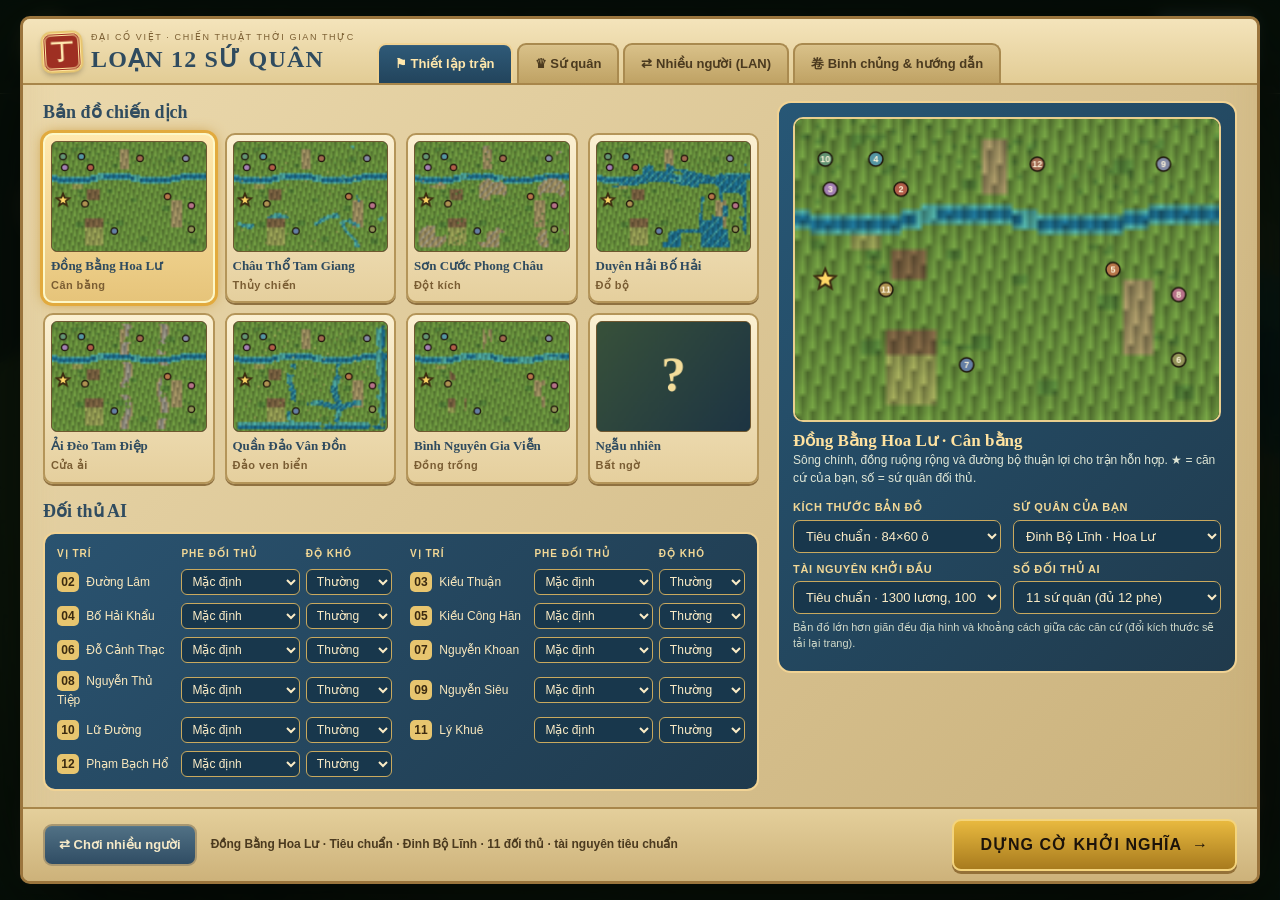
<file: index.html>
<!doctype html>
<html lang="vi"><head><meta charset="utf-8"><meta name="viewport" content="width=device-width, initial-scale=1"><title>Loạn 12 Sứ Quân · Cờ Lau Dựng Nước</title><link rel="stylesheet" href="style.css"><link rel="stylesheet" href="progression.css"><link rel="stylesheet" href="hybrid.css"><link rel="stylesheet" href="kingdom.css"><link rel="stylesheet" href="multiplayer.css"><link rel="stylesheet" href="interface-v2.css"><link rel="stylesheet" href="cinematic-ui.css"><link rel="stylesheet" href="menu.css"></head>
<body class="panel-hidden">
<header><div class="brand"><span class="seal">丁</span><div><small>ĐẠI CỒ VIỆT · CHIẾN THUẬT THỜI GIAN THỰC</small><h1>LOẠN 12 SỨ QUÂN</h1></div></div><div id="resources"></div><div class="header-actions"><button id="pause" title="Tạm dừng"><span>Ⅱ</span></button><button id="handbookButton"><span class="button-glyph">卷</span>Binh thư</button><button id="help"><span class="button-glyph">?</span>Hướng dẫn</button></div></header>
<main><section id="battle"><canvas id="map" aria-label="Bản đồ chiến trường tương tác"></canvas><div class="map-heading"><span class="eyebrow">CHIẾN DỊCH 01</span><h2>Cờ lau dựng nước</h2><p>Hoa Lư · Đồng bằng sông Hồng</p></div><div id="toast" role="status"></div><div class="map-bottom"><div class="utility-dock"><button id="home" title="Về căn cứ"><span>⌂</span><small>Căn cứ</small></button><button id="mapHandbook" title="Mở binh thư"><span>▤</span><small>Binh thư</small></button><button id="mapBuild" title="Mở bảng kiến thiết"><span>▦</span><small>Kiến thiết</small></button><button id="togglePanel" title="Mở bảng quân lệnh" aria-pressed="false"><span>⚙</span><small>Bảng lệnh</small></button></div><span id="selectionHint">Kéo chuột để chọn quân · Chuột phải để ra lệnh</span><div class="command-dock"><button id="selectArmy"><span>⚔</span><small>Toàn quân</small></button><button id="attackMove"><span>➤</span><small>Tiến công</small><kbd>A</kbd></button></div></div></section>
<aside><button id="closePanel" title="Đóng bảng lệnh">×</button><div class="campaign-head"><span class="eyebrow">THỐNG NHẤT SƠN HÀ</span><b id="progress">1 / 12</b></div><div class="progress-track"><i id="progressBar"></i></div><div id="population"></div><div class="panel-tabs"><button id="armyPanel">Quân lệnh</button><button id="buildPanel">Kiến thiết</button></div><div id="lords"></div><section class="details"><div class="section-title">QUÂN LỆNH <span id="clock">00:00</span></div><div id="details"></div></section><canvas id="minimap" width="272" height="168" aria-label="Bản đồ nhỏ"></canvas><div class="legend"><span>● Hoa Lư</span><span>● Chưa quy phục</span><span>● Đồng minh</span></div></aside></main>
<footer><span><i class="live"></i> BẢN DEMO CHƠI ĐƯỢC · ĐỒ HỌA CANVAS</span><span id="status">Đang tập hợp quân tại Hoa Lư</span><span>WASD: camera · Lăn chuột: phóng to · P: dừng</span></footer>
<dialog id="intro"><span class="eyebrow">MỘT THỜI LOẠN LẠC. MỘT NGỌN CỜ.</span><h2>Cờ lau dựng nước</h2><p>Từ Hoa Lư, tập hợp quân đội, vượt sông và thu phục các sứ quân. Mỗi căn cứ thất thủ là một lựa chọn: chiêu hàng để mở binh chủng, hoặc trảm tướng để lấy chiến lợi phẩm.</p><div class="instructions"><div><b>01 / Tập hợp</b><p>Kéo chuột trái chọn quân. Shift để chọn thêm. Chuột phải lên đất để đi, lên địch để đánh.</p></div><div><b>02 / Kiến thiết</b><p>Chọn công trình, nâng cấp và tuyển quân. Soái Phủ giới hạn 2 Tướng, kể cả hàng chờ.</p></div><div><b>03 / Chinh phục</b><p>Thu phục Đường Lâm mở Nỏ Liên Châu. Kiều Thuận mở Chiến Tượng. Bố Hải Khẩu mở Trần Lãm.</p></div></div><p class="note">Đây là bản mô phỏng giả tưởng lấy cảm hứng lịch sử. Chỉ số còn thử nghiệm; không phải tái dựng lịch sử.</p><button id="start" class="primary">DỰNG CỜ KHỞI NGHĨA <span>→</span></button></dialog>
<dialog id="conquest"><span class="eyebrow">MỘT THẾ LỰC ĐÃ THẤT THỦ</span><h2 id="conquestTitle"></h2><p id="conquestText"></p><div class="choices"><button id="recruitLord"><b>THU PHỤC CHIÊU HÀNG</b><span>Mở khóa quân độc quyền.<br>Nhận 70% sản lượng của căn cứ.</span></button><button id="executeLord"><b>TRẢM TƯỚNG</b><span>Nhận 1000 Lương + 600 Vàng.<br>6 dân chuyển thành phu đào đá.</span></button></div></dialog>
<dialog id="ending"><span class="eyebrow">CHIẾN DỊCH KHÉP LẠI</span><h2 id="endingTitle"></h2><p id="endingText"></p><button id="restart" class="primary">CHƠI LẠI</button></dialog>
<dialog id="handbook"><div class="book-head"><div><span class="eyebrow">PHÁT TRIỂN LÃNH ĐỊA · BẢN CÂN BẰNG THỬ NGHIỆM</span><h2>Binh thư Hoa Lư</h2></div><button id="closeBook">Trở lại trận</button></div><div id="bookContent"></div></dialog>
<script src="boot.js"></script><script src="core.js"></script><script src="progression.js"></script><script src="economy.js"></script><script src="tactics.js"></script><script src="factions.js"></script><script src="ai.js"></script><script src="maps.js"></script><script src="warlords.js"></script><script src="walls.js"></script><script src="navy.js"></script><script src="setup.js"></script><script src="controls.js"></script><script src="iso-art.js"></script><script src="terrain25d.js"></script><script src="unit-sprites.js"></script><script src="vehicle-sprites.js"></script><script src="fort-art.js"></script><script src="fx.js"></script><script src="game.js"></script><script src="upgrade.js"></script><script src="input.js"></script><script src="kingdom-ui.js"></script><script src="multiplayer.js"></script><script src="warlords-ui.js"></script><script src="menu.js"></script></body></html>
</file>
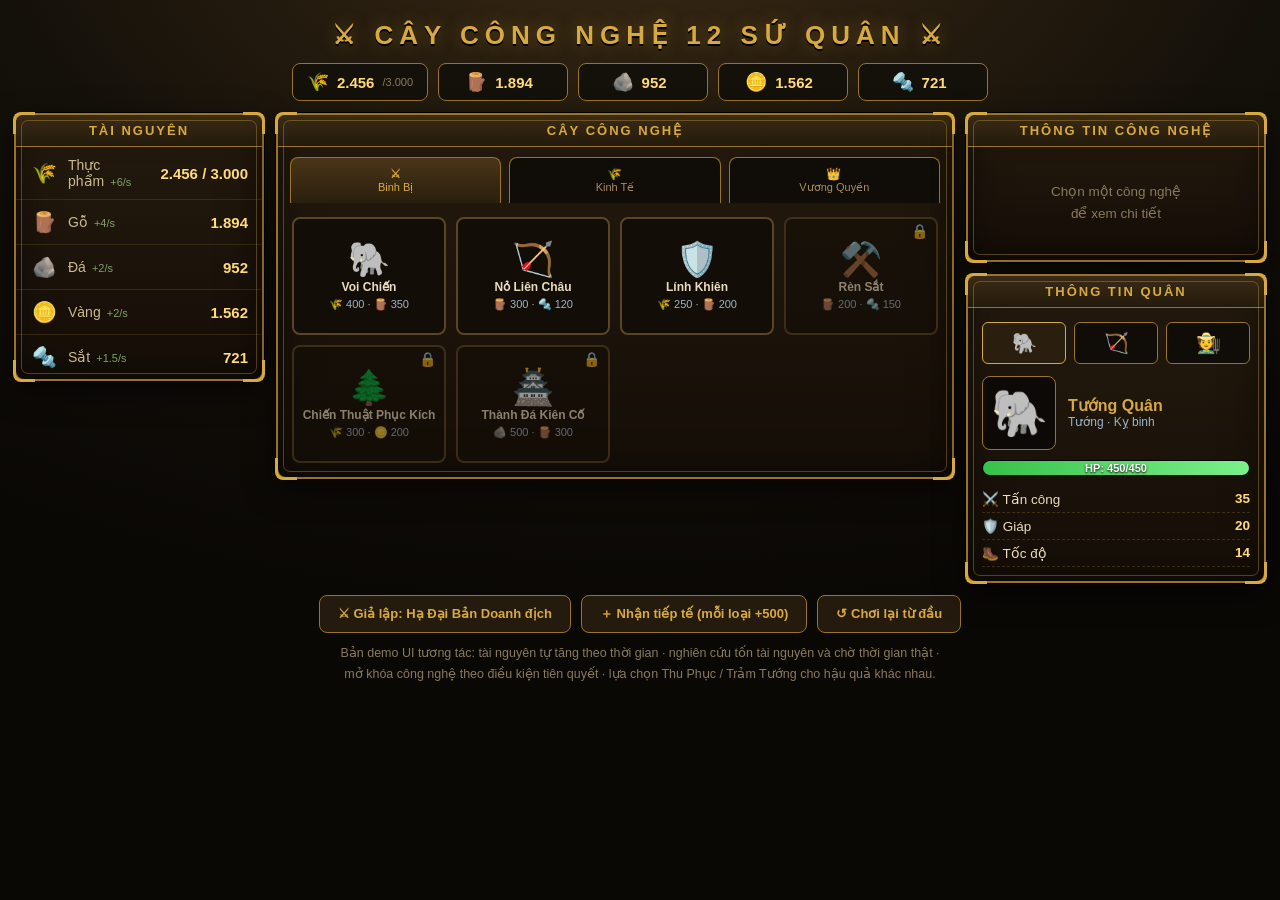
<file: cong-nghe.html>
<!DOCTYPE html>
<html lang="vi">
<head>
<meta charset="UTF-8">
<meta name="viewport" content="width=device-width, initial-scale=1">
<title>Cây Công Nghệ 12 Sứ Quân · Demo UI</title>
<style>
  * { margin:0; padding:0; box-sizing:border-box; }
  :root{
    --gold:#d8a93f; --gold-d:#9a7326; --wood:#1c130b; --wood2:#2a1d11;
    --panel:#17100a; --red:#c0392b; --green:#2e9e63; --blue:#2f7fd0;
  }
  body{
    font-family:'Segoe UI',Arial,sans-serif; color:#e9dcc0; min-height:100vh;
    background:#0d0a06 url('') ; background:radial-gradient(1200px 700px at 50% -10%, #3a2a14 0%, #14100a 55%, #0a0805 100%);
    padding:14px; overflow-x:hidden;
  }
  /* ===== khung gỗ vàng kiểu cung đình ===== */
  .frame{
    background:linear-gradient(180deg,#241a0e,#150e07);
    border:2px solid var(--gold-d); border-radius:10px; position:relative;
    box-shadow:0 0 0 1px #000, 0 10px 30px rgba(0,0,0,.6), inset 0 0 40px rgba(0,0,0,.5);
  }
  .frame::before{content:'';position:absolute;inset:5px;border:1px solid rgba(216,169,63,.35);border-radius:7px;pointer-events:none;}
  .corner{position:absolute;width:22px;height:22px;border:3px solid var(--gold);z-index:2;}
  .c-tl{top:-3px;left:-3px;border-right:0;border-bottom:0;border-radius:8px 0 0 0;}
  .c-tr{top:-3px;right:-3px;border-left:0;border-bottom:0;border-radius:0 8px 0 0;}
  .c-bl{bottom:-3px;left:-3px;border-right:0;border-top:0;border-radius:0 0 0 8px;}
  .c-br{bottom:-3px;right:-3px;border-left:0;border-top:0;border-radius:0 0 8px 0;}
  h1.title{
    text-align:center; font-size:26px; letter-spacing:6px; color:var(--gold);
    text-shadow:0 2px 0 #000, 0 0 18px rgba(216,169,63,.35); margin:6px 0 12px;
  }
  /* ===== thanh tài nguyên trên ===== */
  #topbar{display:flex;gap:10px;justify-content:center;flex-wrap:wrap;margin-bottom:12px;}
  .res-chip{display:flex;align-items:center;gap:8px;background:#14100a;border:1px solid var(--gold-d);
    border-radius:8px;padding:7px 14px;font-size:14px;min-width:130px;justify-content:center;}
  .res-chip b{color:#ffd97a;font-size:15px;}
  .res-chip .ic{font-size:18px;}
  /* ===== bố cục chính ===== */
  #layout{display:grid;grid-template-columns:250px 1fr 300px;gap:12px;max-width:1460px;margin:0 auto;align-items:start;}
  @media(max-width:1100px){#layout{grid-template-columns:1fr;}}
  .panel-title{background:linear-gradient(180deg,#3a2b15,#241a0c);color:var(--gold);text-align:center;
    font-size:13px;letter-spacing:2px;padding:8px;border-bottom:1px solid var(--gold-d);border-radius:8px 8px 0 0;font-weight:700;}
  /* ===== bảng tài nguyên trái ===== */
  .res-row{display:flex;align-items:center;gap:10px;padding:10px 14px;border-bottom:1px solid rgba(216,169,63,.15);font-size:14px;}
  .res-row:last-child{border-bottom:0;}
  .res-row .ic{font-size:20px;width:28px;text-align:center;}
  .res-row .nm{flex:1;color:#cbb98f;}
  .res-row b{color:#ffd97a;font-size:15px;}
  .res-rate{font-size:11px;color:#7fa36a;margin-left:6px;}
  /* ===== cây công nghệ giữa ===== */
  .tabs{display:flex;gap:8px;padding:10px 12px 0;}
  .tab{flex:1;text-align:center;padding:9px 4px;cursor:pointer;border:1px solid var(--gold-d);border-bottom:0;border-radius:8px 8px 0 0;
    background:#100c07;color:#a68d5f;font-size:12px;letter-spacing:1px;font-weight:700;}
  .tab small{display:block;font-size:11px;font-weight:400;letter-spacing:0;}
  .tab.active{background:linear-gradient(180deg,#4a3517,#2a1f0e);color:var(--gold);}
  #techGrid{display:grid;grid-template-columns:repeat(auto-fill,minmax(128px,1fr));gap:10px;padding:14px;}
  .tech{border:2px solid #5a4526;border-radius:8px;background:#120d07;padding:8px 6px;text-align:center;cursor:pointer;position:relative;min-height:118px;
    display:flex;flex-direction:column;align-items:center;justify-content:center;gap:4px;transition:transform .12s;}
  .tech:hover{transform:translateY(-2px);}
  .tech .tic{font-size:34px;line-height:1;}
  .tech .tnm{font-size:12px;font-weight:700;color:#e9dcc0;}
  .tech .tcost{font-size:11px;color:#9db3c8;}
  .tech.done{border-color:var(--green);box-shadow:0 0 12px rgba(46,158,99,.45);}
  .tech.done::after{content:'✔';position:absolute;top:4px;right:8px;color:var(--green);font-weight:800;font-size:16px;}
  .tech.researching{border-color:var(--blue);box-shadow:0 0 12px rgba(47,127,208,.5);}
  .tech.locked{opacity:.55;cursor:not-allowed;}
  .tech.locked::after{content:'🔒';position:absolute;top:4px;right:8px;font-size:14px;}
  .tech.selected{outline:2px solid var(--gold);}
  .prog{width:90%;height:8px;background:#000;border:1px solid #555;border-radius:4px;overflow:hidden;margin-top:2px;}
  .prog i{display:block;height:100%;background:linear-gradient(90deg,#2f7fd0,#6db3ff);width:0%;}
  .ptime{font-size:11px;color:#9db3c8;}
  /* ===== panel phải: thông tin công nghệ ===== */
  #infoBody{padding:14px;font-size:13.5px;line-height:1.65;}
  #infoBody .big-ic{font-size:44px;text-align:center;margin-bottom:6px;}
  #infoBody h3{color:var(--gold);text-align:center;font-size:17px;margin-bottom:2px;}
  #infoBody .lvl{text-align:center;color:#9db3c8;font-size:12px;margin-bottom:10px;}
  .eff{color:#7fd08a;} .cost{color:#ffd97a;} .req{color:#e08a8a;}
  .btn{display:block;width:100%;margin-top:12px;padding:12px;border:0;border-radius:8px;cursor:pointer;
    font-size:15px;font-weight:800;letter-spacing:2px;color:#fff;}
  .btn-gold{background:linear-gradient(180deg,#e8b93f,#a87b1e);text-shadow:0 1px 2px #000;}
  .btn-gold:disabled{background:#4a4238;color:#999;cursor:not-allowed;text-shadow:none;}
  .btn-green{background:linear-gradient(180deg,#3fae6c,#247a44);}
  .btn-red{background:linear-gradient(180deg,#d0533f,#8e2f20);}
  /* ===== bảng thông tin quân ===== */
  #unitBody{padding:14px;}
  .unit-pick{display:flex;gap:8px;margin-bottom:12px;}
  .unit-pick button{flex:1;padding:8px 4px;background:#100c07;border:1px solid var(--gold-d);border-radius:6px;color:#e9dcc0;cursor:pointer;font-size:20px;}
  .unit-pick button.active{border-color:var(--gold);background:#2a1f0e;}
  .u-card{display:flex;gap:12px;align-items:center;margin-bottom:10px;}
  .u-face{font-size:46px;background:#0c0906;border:1px solid var(--gold-d);border-radius:8px;width:74px;height:74px;display:flex;align-items:center;justify-content:center;}
  .u-name{font-size:16px;font-weight:800;color:var(--gold);}
  .u-type{font-size:12px;color:#9db3c8;}
  .hpbar{height:16px;background:#300;border:1px solid #000;border-radius:8px;overflow:hidden;margin:8px 0 10px;position:relative;}
  .hpbar i{display:block;height:100%;background:linear-gradient(90deg,#37c24a,#7bf08a);}
  .hpbar span{position:absolute;inset:0;text-align:center;font-size:11px;line-height:15px;color:#fff;text-shadow:0 1px 2px #000;font-weight:700;}
  .stat{display:flex;gap:8px;align-items:center;padding:5px 0;font-size:13.5px;border-bottom:1px dashed rgba(216,169,63,.2);}
  .stat b{color:#ffd97a;margin-left:auto;}
  /* ===== dialog sụp đổ ===== */
  #conquestWrap{position:fixed;inset:0;background:rgba(0,0,0,.72);display:none;align-items:center;justify-content:center;z-index:50;padding:16px;}
  #conquestWrap.show{display:flex;}
  #conquest{max-width:560px;width:100%;text-align:center;padding:30px 26px;border:3px solid #e33;box-shadow:0 0 40px rgba(230,40,40,.5), inset 0 0 40px rgba(0,0,0,.6);}
  #conquest h2{color:#ff5a4a;font-size:30px;letter-spacing:4px;margin-bottom:12px;text-shadow:0 0 16px rgba(255,60,40,.7);}
  #conquest p{font-size:15px;line-height:1.7;margin-bottom:20px;color:#f0e2c4;}
  .cq-btns{display:flex;gap:14px;justify-content:center;flex-wrap:wrap;}
  .cq-btns .btn{width:auto;padding:13px 30px;}
  /* ===== toast + log ===== */
  #toast{position:fixed;bottom:18px;left:50%;transform:translateX(-50%);background:#14100a;border:1px solid var(--gold);
    color:#ffe9a8;padding:10px 22px;border-radius:8px;display:none;z-index:60;font-size:14px;box-shadow:0 6px 20px rgba(0,0,0,.6);}
  #demoBar{max-width:1460px;margin:12px auto 0;display:flex;gap:10px;flex-wrap:wrap;justify-content:center;}
  #demoBar button{background:#241a0e;border:1px solid var(--gold-d);color:var(--gold);border-radius:8px;padding:9px 18px;cursor:pointer;font-size:13px;font-weight:700;}
  #demoBar button:hover{background:#33240f;}
  .note{max-width:1460px;margin:10px auto 0;text-align:center;color:#8a7a5c;font-size:12.5px;line-height:1.7;}
</style>
</head>
<body>
<h1 class="title">⚔ CÂY CÔNG NGHỆ 12 SỨ QUÂN ⚔</h1>

<div id="topbar"></div>

<div id="layout">
  <!-- bảng tài nguyên -->
  <div class="frame"><span class="corner c-tl"></span><span class="corner c-tr"></span><span class="corner c-bl"></span><span class="corner c-br"></span>
    <div class="panel-title">TÀI NGUYÊN</div>
    <div id="resPanel"></div>
  </div>

  <!-- cây công nghệ -->
  <div class="frame"><span class="corner c-tl"></span><span class="corner c-tr"></span><span class="corner c-bl"></span><span class="corner c-br"></span>
    <div class="panel-title">CÂY CÔNG NGHỆ</div>
    <div class="tabs" id="tabs"></div>
    <div id="techGrid"></div>
  </div>

  <!-- cột phải: thông tin công nghệ + thông tin quân -->
  <div style="display:flex;flex-direction:column;gap:12px;">
    <div class="frame"><span class="corner c-tl"></span><span class="corner c-tr"></span><span class="corner c-bl"></span><span class="corner c-br"></span>
      <div class="panel-title">THÔNG TIN CÔNG NGHỆ</div>
      <div id="infoBody"><p style="color:#8a7a5c;text-align:center;padding:20px 0;">Chọn một công nghệ<br>để xem chi tiết</p></div>
    </div>
    <div class="frame"><span class="corner c-tl"></span><span class="corner c-tr"></span><span class="corner c-bl"></span><span class="corner c-br"></span>
      <div class="panel-title">THÔNG TIN QUÂN</div>
      <div id="unitBody"></div>
    </div>
  </div>
</div>

<div id="demoBar">
  <button id="btnConquest">⚔ Giả lập: Hạ Đại Bản Doanh địch</button>
  <button id="btnBonus">＋ Nhận tiếp tế (mỗi loại +500)</button>
  <button id="btnReset">↺ Chơi lại từ đầu</button>
</div>
<p class="note">Bản demo UI tương tác: tài nguyên tự tăng theo thời gian · nghiên cứu tốn tài nguyên và chờ thời gian thật ·<br>
mở khóa công nghệ theo điều kiện tiên quyết · lựa chọn Thu Phục / Trảm Tướng cho hậu quả khác nhau.</p>

<!-- dialog sụp đổ -->
<div id="conquestWrap">
  <div id="conquest" class="frame">
    <h2>ĐẠI BẢN DOANH SỤP ĐỔ</h2>
    <p id="cqText">Đại bản doanh của <b style="color:#ffd97a">Kiều Thuận</b> đã bị phá hủy!<br>Bạn muốn xử lý Tướng địch thế nào?</p>
    <div class="cq-btns">
      <button class="btn btn-green" id="btnRecruit">THU PHỤC</button>
      <button class="btn btn-red" id="btnExecute">TRẢM TƯỚNG</button>
    </div>
    <p style="font-size:12px;color:#9a8a6a;margin:14px 0 0;" id="cqHint"></p>
  </div>
</div>
<div id="toast"></div>

<script>
"use strict";
/* ================= DỮ LIỆU ================= */
const RES = [
  {id:'food', name:'Thực phẩm', ic:'🌾', max:3000},
  {id:'wood', name:'Gỗ', ic:'🪵'},
  {id:'stone',name:'Đá', ic:'🪨'},
  {id:'gold', name:'Vàng', ic:'🪙'},
  {id:'iron', name:'Sắt', ic:'🔩'},
];
const TECHS = [
  // Binh bị
  {id:'voi', tab:'mil', name:'Voi Chiến', ic:'🐘', cost:{food:400,wood:350}, time:150, req:null,
   desc:'Thuần dưỡng voi chiến Đằng Châu.', eff:['+25% máu Voi Chiến','Mở khóa: Voi Chiến']},
  {id:'no-lien-chau', tab:'mil', name:'Nỏ Liên Châu', ic:'🏹', cost:{wood:300,iron:120}, time:120, req:null,
   desc:'Nỏ bắn nhiều tên liên tiếp của Cổ Loa.', eff:['Nỏ thủ +2 tấn công','Mở khóa: Nỏ Liên Châu']},
  {id:'linh-khien', tab:'mil', name:'Lính Khiên', ic:'🛡️', cost:{food:250,wood:200}, time:90, req:null,
   desc:'Đội hình khiên vững chắc.', eff:['Bộ binh +3 giáp']},
  {id:'ren-sat', tab:'mil', name:'Rèn Sắt', ic:'⚒️', cost:{wood:200,iron:150}, time:100, req:['linh-khien'],
   desc:'Lò rèn đúc vũ khí sắt.', eff:['Toàn quân +2 tấn công']},
  {id:'phuc-kich', tab:'mil', name:'Chiến Thuật Phục Kích', ic:'🌲', cost:{food:300,gold:200}, time:110, req:['ren-sat'],
   desc:'Phục kích trong rừng rậm.', eff:['+20% sát thương khi phục kích']},
  {id:'thanh-da', tab:'mil', name:'Thành Đá Kiên Cố', ic:'🏯', cost:{stone:500,wood:300}, time:180, req:['ren-sat'],
   desc:'Tường thành đá ong vững chãi.', eff:['Công trình +40% máu']},
  // Kinh tế
  {id:'thuyen-tre', tab:'eco', name:'Thuyền Tre', ic:'🛶', cost:{food:400,wood:350,stone:150,gold:200,iron:80}, time:150, req:null,
   desc:'Cải tiến khả năng di chuyển và sức tải cho thuyền tre trên sông nước.', eff:['+15% Tốc độ di chuyển','+25% Sức tải hàng']},
  {id:'don-dien', tab:'eco', name:'Đồn Điền', ic:'🌱', cost:{food:200,wood:250}, time:80, req:null,
   desc:'Khai hoang lập đồn điền.', eff:['+30% tốc độ thu Thực phẩm']},
  {id:'thue-gao', tab:'eco', name:'Thuế Gạo', ic:'🧺', cost:{gold:300}, time:70, req:['don-dien'],
   desc:'Chế độ thuế thóc gạo.', eff:['+200 Thực phẩm mỗi phút']},
  {id:'khai-mo', tab:'eco', name:'Khai Mỏ', ic:'⛏️', cost:{food:250,wood:200}, time:90, req:null,
   desc:'Mở hầm mỏ khai thác.', eff:['+30% tốc độ thu Đá, Vàng, Sắt']},
  // Vương quyền
  {id:'vuong-uy', tab:'roy', name:'Vương Uy', ic:'👑', cost:{gold:500,food:400}, time:160, req:null,
   desc:'Uy danh thiên tử.', eff:['Quân địch -10% sĩ khí']},
  {id:'chieu-hien', tab:'roy', name:'Chiêu Hiền Đãi Sĩ', ic:'📜', cost:{gold:350,food:300}, time:120, req:['vuong-uy'],
   desc:'Mở khoa thi, trọng dụng hiền tài.', eff:['Tướng thu phục +1 cấp sao']},
];
const TABS = {mil:['⚔','Binh Bị'], eco:['🌾','Kinh Tế'], roy:['👑','Vương Quyền']};
const UNITS = [
  {name:'Tướng Quân', type:'Tướng · Kỵ binh', ic:'🐘', hp:450, maxhp:450, atk:35, armor:20, spd:14},
  {name:'Nỏ Thủ Liên Châu', type:'Tầm xa · Bộ binh', ic:'🏹', hp:120, maxhp:120, atk:22, armor:4, spd:11},
  {name:'Dân Phu', type:'Kinh tế', ic:'🧑‍🌾', hp:60, maxhp:60, atk:3, armor:0, spd:12},
];
const LORDS = ['Kiều Thuận','Nguyễn Khoan','Trần Lãm','Đỗ Cảnh Thạc','Lê Hoàn'];

/* ================= TRẠNG THÁI ================= */
let S;
function newState(){
  const techs = {};
  TECHS.forEach(t => techs[t.id] = {status: t.req ? 'locked' : 'available', prog:0});
  return {
    res:{food:2450, wood:1890, stone:950, gold:1560, iron:720},
    rate:{food:6, wood:4, stone:2, gold:2, iron:1.5},
    techs, selTech:null, tab:'mil', unit:0,
    recruited:[], executed:0, kills:0,
  };
}
function load(){ try{ const s = JSON.parse(localStorage.getItem('loan12_techdemo')); if(s && s.res) return s; }catch(e){} return newState(); }
function save(){ localStorage.setItem('loan12_techdemo', JSON.stringify(S)); }
S = load();

/* ================= TIỆN ÍCH ================= */
const $ = id => document.getElementById(id);
const fmt = n => Math.floor(n).toLocaleString('vi-VN');
const mmss = s => `${String(Math.floor(s/60)).padStart(2,'0')}:${String(Math.floor(s%60)).padStart(2,'0')}`;
let toastT=null;
function toast(msg){ const t=$('toast'); t.textContent=msg; t.style.display='block'; clearTimeout(toastT); toastT=setTimeout(()=>t.style.display='none',2600); }
function costText(c){ return Object.entries(c).map(([k,v])=>`${RES.find(r=>r.id===k).ic} ${fmt(v)}`).join(' · '); }
function canAfford(c){ return Object.entries(c).every(([k,v])=>S.res[k]>=v); }
function payCost(c){ Object.entries(c).forEach(([k,v])=>{ S.res[k]=Math.max(0,S.res[k]-v); }); }

/* ================= VẼ UI ================= */
function drawTop(){
  $('topbar').innerHTML = RES.map(r=>`<div class="res-chip"><span class="ic">${r.ic}</span><b>${fmt(S.res[r.id])}</b><span style="color:#8a7a5c;font-size:11px">${r.max?'/'+fmt(r.max):''}</span></div>`).join('');
}
function drawResPanel(){
  $('resPanel').innerHTML = RES.map(r=>`<div class="res-row"><span class="ic">${r.ic}</span><span class="nm">${r.name}<span class="res-rate">+${S.rate[r.id]}/s</span></span><b>${fmt(S.res[r.id])}${r.max?' / '+fmt(r.max):''}</b></div>`).join('');
}
function drawTabs(){
  $('tabs').innerHTML = Object.entries(TABS).map(([k,[ic,nm]])=>`<div class="tab ${S.tab===k?'active':''}" data-tab="${k}">${ic}<small>${nm}</small></div>`).join('');
  document.querySelectorAll('.tab').forEach(el=>el.onclick=()=>{S.tab=el.dataset.tab;S.selTech=null;draw();save();});
}
function techById(id){ return TECHS.find(t=>t.id===id); }
function drawGrid(){
  const g = $('techGrid');
  g.innerHTML = TECHS.filter(t=>t.tab===S.tab).map(t=>{
    const st = S.techs[t.id];
    let extra='';
    if(st.status==='researching') extra=`<div class="prog"><i style="width:${st.prog}%"></i></div><div class="ptime">${mmss(st.left)} · ${Math.floor(st.prog)}%</div>`;
    else extra=`<div class="tcost">${costText(t.cost)}</div>`;
    return `<div class="tech ${st.status} ${S.selTech===t.id?'selected':''}" data-id="${t.id}">
      <div class="tic">${t.ic}</div><div class="tnm">${t.name}</div>${extra}</div>`;
  }).join('');
  g.querySelectorAll('.tech').forEach(el=>el.onclick=()=>{
    const id=el.dataset.id, st=S.techs[id];
    if(st.status==='locked'){ toast('🔒 Cần nghiên cứu trước: '+techById(techById(id).req[0]).name); return; }
    S.selTech=id; draw(); save();
  });
}
function drawInfo(){
  const b=$('infoBody');
  if(!S.selTech){ b.innerHTML='<p style="color:#8a7a5c;text-align:center;padding:20px 0;">Chọn một công nghệ<br>để xem chi tiết</p>'; return; }
  const t=techById(S.selTech), st=S.techs[t.id];
  const reqOk = !t.req || t.req.every(r=>S.techs[r].status==='done');
  const afford = canAfford(t.cost);
  let btn='';
  if(st.status==='done') btn='<button class="btn btn-gold" disabled>ĐÃ NGHIÊN CỨU ✔</button>';
  else if(st.status==='researching') btn=`<button class="btn btn-gold" disabled>ĐANG NGHIÊN CỨU ${Math.floor(st.prog)}%</button>`;
  else if(!reqOk) btn=`<button class="btn btn-gold" disabled>CHƯA ĐỦ ĐIỀU KIỆN</button>`;
  else btn=`<button class="btn btn-gold" id="btnResearch" ${afford?'':'disabled'}>NGHIÊN CỨU</button>`;
  b.innerHTML=`<div class="big-ic">${t.ic}</div><h3>${t.name}</h3><div class="lvl">Cấp 1</div>
    <p style="margin-bottom:8px;">${t.desc}</p>
    <p class="eff"><b>Hiệu quả:</b><br>${t.eff.map(e=>'• '+e).join('<br>')}</p>
    <p class="cost" style="margin-top:8px;"><b>Công thức:</b><br>${costText(t.cost)}<br>⏱ ${mmss(t.time)}</p>
    ${t.req?`<p class="req" style="margin-top:8px;"><b>Yêu cầu:</b> ${t.req.map(r=>techById(r).name).join(', ')}</p>`:''}
    ${btn}`;
  const br=$('btnResearch');
  if(br) br.onclick=()=>{
    if(!canAfford(t.cost)){ toast('Không đủ tài nguyên!'); return; }
    payCost(t.cost);
    st.status='researching'; st.prog=0; st.left=t.time;
    toast(`🔬 Bắt đầu nghiên cứu: ${t.name}`);
    draw(); save();
  };
}
function drawUnit(){
  const u=UNITS[S.unit];
  $('unitBody').innerHTML=`
    <div class="unit-pick">${UNITS.map((x,i)=>`<button data-i="${i}" class="${i===S.unit?'active':''}">${x.ic}</button>`).join('')}</div>
    <div class="u-card"><div class="u-face">${u.ic}</div><div><div class="u-name">${u.name}</div><div class="u-type">${u.type}</div></div></div>
    <div class="hpbar"><i style="width:${u.hp/u.maxhp*100}%"></i><span>HP: ${u.hp}/${u.maxhp}</span></div>
    <div class="stat">⚔️ Tấn công <b>${u.atk}</b></div>
    <div class="stat">🛡️ Giáp <b>${u.armor}</b></div>
    <div class="stat">🥾 Tốc độ <b>${u.spd}</b></div>`;
  document.querySelectorAll('.unit-pick button').forEach(el=>el.onclick=()=>{S.unit=+el.dataset.i;draw();});
}
function draw(){ drawTop(); drawResPanel(); drawTabs(); drawGrid(); drawInfo(); drawUnit(); }

/* ================= DIALOG SỤP ĐỔ ================= */
function showConquest(){
  const lord = LORDS[Math.floor(Math.random()*LORDS.length)];
  $('cqText').innerHTML=`Đại bản doanh của <b style="color:#ffd97a">${lord}</b> đã bị phá hủy!<br>Bạn muốn xử lý Tướng địch thế nào?`;
  $('cqHint').textContent='Thu Phục: mở binh chủng độc quyền, nhận 70% sản lượng căn cứ · Trảm Tướng: +1000 Lương, +600 Vàng';
  $('conquestWrap').classList.add('show');
  $('btnRecruit').onclick=()=>{
    $('conquestWrap').classList.remove('show');
    S.recruited.push(lord);
    S.res.food=Math.min(3000,S.res.food+700);
    toast(`🤝 Đã thu phục ${lord}! Mở khóa binh chủng độc quyền, +700 Thực phẩm`);
    draw(); save();
  };
  $('btnExecute').onclick=()=>{
    $('conquestWrap').classList.remove('show');
    S.executed++;
    S.res.food=Math.min(3000,S.res.food+1000); S.res.gold+=600;
    toast(`⚔️ Đã trảm tướng ${lord}! +1000 Thực phẩm, +600 Vàng`);
    draw(); save();
  };
}

/* ================= VÒNG LẶP GAME ================= */
let last=Date.now();
setInterval(()=>{
  const now=Date.now(), dt=Math.min(2,(now-last)/1000); last=now;
  // tài nguyên tăng
  RES.forEach(r=>{ const m=r.max||1e9; S.res[r.id]=Math.min(m, S.res[r.id]+S.rate[r.id]*dt); });
  // nghiên cứu chạy
  let changed=false;
  TECHS.forEach(t=>{
    const st=S.techs[t.id];
    if(st.status==='researching'){
      st.left-=dt; st.prog=Math.min(100,(1-st.left/t.time)*100); changed=true;
      if(st.left<=0){
        st.status='done'; st.prog=100;
        // mở khóa công nghệ phụ thuộc
        TECHS.forEach(x=>{ if(x.req&&x.req.includes(t.id)&&x.req.every(r=>S.techs[r].status==='done')) S.techs[x.id].status='available'; });
        toast(`✔ Nghiên cứu xong: ${t.name}`);
      }
    }
  });
  drawTop(); drawResPanel();
  if(changed) drawGrid();
  if(S.selTech) drawInfo();
},500);
setInterval(save, 5000);

/* ================= NÚT DEMO ================= */
$('btnConquest').onclick=showConquest;
$('btnBonus').onclick=()=>{ RES.forEach(r=>{const m=r.max||1e9;S.res[r.id]=Math.min(m,S.res[r.id]+500);}); toast('📦 Đã nhận tiếp tế!'); draw(); save(); };
$('btnReset').onclick=()=>{ if(confirm('Chơi lại từ đầu?')){ S=newState(); draw(); save(); toast('↺ Đã đặt lại demo'); } };

draw();
</script>
</body>
</html>
</file>
<file: style.css>
/* Loạn 12 Sứ Quân — phong cách cung đình: gỗ mun, vàng đồng, ấn son */
:root{color-scheme:dark;--bg:#100b06;--panel:#1c130a;--panel2:#241a0d;--line:#6a5228;--gold:#d8a93f;--gold-hi:#f4d47c;--text:#ecdfc0;--muted:#a08c68;--red:#b0402f}
*{box-sizing:border-box}
body{margin:0;color:var(--text);overflow:hidden;
  font:13px/1.5 "Segoe UI",Arial,sans-serif;
  background:radial-gradient(1400px 800px at 50% -10%, #2b1f0e 0%, #14100a 55%, #0a0704 100%)}
button{font:inherit;cursor:pointer;color:var(--text);
  border:1px solid #6a5228;background:linear-gradient(180deg,#2e2110,#1c130a);
  border-radius:6px;padding:8px 11px;transition:all .15s;box-shadow:inset 0 1px 0 #ffffff14, 0 2px 6px #0009}
button:hover:not(:disabled){background:linear-gradient(180deg,#453313,#241a0c);border-color:var(--gold);color:var(--gold-hi)}
button:disabled{opacity:.4;cursor:not-allowed}
button.active{background:linear-gradient(180deg,#6b5326,#4a3717);border-color:var(--gold-hi);color:#ffe9ad}
header{height:88px;display:flex;align-items:center;gap:14px;padding:0 22px;
  border-bottom:2px solid #8a6a2e;
  background:linear-gradient(180deg,#2c1f0e 0%,#191006 100%);
  box-shadow:0 1px 0 #f4d47c33, 0 6px 18px #000a}
.brand{display:flex;align-items:center;gap:14px;min-width:285px}
.seal{background:#943f2f;color:#f6deb0;border:3px double #d29463;font:32px Georgia,serif;padding:0 7px;transform:rotate(-3deg);box-shadow:0 3px 8px #000a}
h1{font:22px Georgia,serif;letter-spacing:3px;margin:2px 0;color:#f0d9a0;text-shadow:0 2px 4px #000}
small,.eyebrow{font-size:9px;letter-spacing:2px;color:var(--gold)}
#resources{display:flex;flex:1;justify-content:center;gap:14px}
.resource{display:flex;align-items:center;gap:9px;
  background:#120c06cc;border:1px solid #6a5228;border-radius:8px;padding:5px 14px;
  box-shadow:inset 0 0 12px #000}
.resource.low b{color:#ff8a76}
.resource .icon{color:var(--gold);font-size:23px;text-shadow:0 0 8px #d8a93f66}
.resource b{display:block;font-size:19px;font-weight:600;color:#ffe9ad;font-variant-numeric:tabular-nums}
.resource small{color:var(--muted);letter-spacing:1px;font-size:9px}
main{display:grid;grid-template-columns:1fr 304px;height:calc(100vh - 120px)}
#battle{position:relative;overflow:hidden;background:#1a1409}
#map{display:block;width:100%;height:100%;touch-action:none}
.map-heading{position:absolute;left:26px;top:22px;pointer-events:none;text-shadow:0 2px 8px #000}
.map-heading h2{font:29px Georgia,serif;margin:4px 0;color:#fff0d0}
.map-heading p{font-size:11px;color:#c6b68e;margin:0}
.map-bottom{position:absolute;bottom:16px;left:22px;right:22px;display:flex;justify-content:space-between;align-items:end;gap:8px;pointer-events:none}
.map-bottom button{pointer-events:auto;background:#1c130bee;border-color:#8a6a2e}
.map-bottom>span{max-width:230px;font-size:11px;color:#ddd0a8;background:#1c130bcc;padding:7px 10px;border-left:3px solid var(--gold);border-radius:0 6px 6px 0}
#toast{position:absolute;left:50%;bottom:82px;transform:translateX(-50%);
  background:#191006f2;border:1px solid var(--gold);color:#ffe9ad;
  padding:10px 18px;max-width:80%;opacity:0;pointer-events:none;transition:opacity .2s;border-radius:8px;box-shadow:0 6px 20px #000}
#toast.show{opacity:1}
aside{padding:20px 16px 12px;border-left:2px solid #8a6a2e;
  background:linear-gradient(145deg,#251a0c,#120c06);
  overflow-y:auto;scrollbar-width:thin;box-shadow:inset 0 0 40px #00000088}
.campaign-head{display:flex;justify-content:space-between;align-items:center}
.campaign-head b{font:26px Georgia,serif;color:var(--gold);text-shadow:0 2px 4px #000}
.progress-track{height:5px;background:#0d0906;border:1px solid #4a3a1e;border-radius:3px;margin:13px 0}
.progress-track i{display:block;background:linear-gradient(90deg,#8a6a2e,var(--gold-hi));height:100%;border-radius:3px;width:8.33%;transition:width .5s}
#lords{display:grid;grid-template-columns:repeat(6,1fr);gap:7px;margin:16px 0 24px}
.lord{height:27px;border:1px solid #4a3a1e;font-size:10px;padding:0;color:#b5a67e;background:#1c130a;border-radius:4px}
.lord.own{color:#ffe9ad;border-color:var(--gold);background:#4a3717}
.lord.ally{background:#1e3a2e;border-color:#4e8a6e;color:#bfe3cd}
.lord.fallen{background:#3a1f1a;border-color:#8a4a3e;color:#d89a8a}
.details{border-top:1px solid var(--line);padding-top:14px;min-height:265px}
.section-title{letter-spacing:2px;font-size:10px;color:var(--muted);display:flex;justify-content:space-between}
.details h3{font:23px Georgia,serif;margin:12px 0 6px;color:#f0d9a0}
.details p{color:var(--muted);font-size:12px;margin:5px 0 12px}
.stat-grid{display:grid;grid-template-columns:1fr 1fr;gap:8px;margin:12px 0}
.stat-grid>div{border:1px solid var(--line);border-radius:6px;padding:7px 9px;background:#120c06}
.stat-grid small{display:block;color:var(--muted);font-size:9px}
.action{width:100%;text-align:left;margin:4px 0;padding:9px 11px;display:block}
.action strong{font-size:12px;font-weight:600;color:#f0dfae}
.action small{display:block;letter-spacing:0;font-size:10px;color:#a08c68;margin-top:3px}
.action-unit{border-left:3px solid #7fa36a}
.action-build{border-left:3px solid var(--gold)}
.action-upgrade{border-left:3px solid #6db3ff}
.action-order{border-left:3px solid #d96a55}
.action-economy{border-left:3px solid #e0c36a}
.action-skill{border-left:3px solid #c99ae0}
.action-command{border-left:3px solid #9a8a6a}
.queue{color:#d9c083;font-size:11px;border-left:2px solid #a99058;padding-left:8px;margin:8px 0}
.muted{color:var(--muted);font-size:11px}
#minimap{display:block;width:100%;margin-top:18px;border:2px solid #8a6a2e;border-radius:4px;background:#1a1409;cursor:crosshair;box-shadow:0 4px 14px #000a}
.legend{display:flex;justify-content:space-between;font-size:9px;margin-top:5px;color:#b8a67e}
.legend span:first-child{color:#f4d47c}
.legend span:last-child{color:#7fb89a}
footer{height:32px;border-top:2px solid #8a6a2e;display:flex;align-items:center;justify-content:space-between;
  padding:0 20px;font-size:9px;letter-spacing:.4px;color:#a08c68;background:#120c06}
.live{display:inline-block;width:5px;height:5px;background:#a7bc78;border-radius:50%;margin-right:7px;box-shadow:0 0 6px #a7bc78}
dialog{max-width:720px;width:calc(100% - 36px);padding:36px;
  background:linear-gradient(180deg,#221606,#120c06);color:var(--text);
  border:2px solid var(--gold);box-shadow:0 25px 130px #000,inset 0 0 60px #00000088;border-radius:10px}
dialog::backdrop{background:#08130eb8;backdrop-filter:blur(4px)}
dialog h2{font:40px Georgia,serif;margin:12px 0 18px;color:#f4d47c;text-shadow:0 2px 8px #000}
dialog p{color:#c9b98f;font-size:14px;line-height:1.8}
.instructions{display:grid;grid-template-columns:repeat(3,1fr);gap:20px;margin:24px 0}
.instructions b{color:#e8c876;font-size:12px}
.instructions p{font-size:12px}
.note{font-size:11px!important}
.primary{background:linear-gradient(180deg,#e8b93f,#a87b1e)!important;color:#1c130a!important;
  width:100%;padding:13px;letter-spacing:1px;border-color:var(--gold-hi)!important;font-weight:800}
.primary span{float:right}
/* Dialog thu phục / trảm tướng: khung đỏ son */
#conquest{border:3px solid #c0392b;box-shadow:0 0 50px #c0392b66, 0 25px 130px #000}
#conquest h2{color:#ff6a55;letter-spacing:4px;text-shadow:0 0 18px #c0392b88}
#recruitLord{background:linear-gradient(180deg,#3fae6c,#247a44)!important;border-color:#7fd08a!important}
#executeLord{background:linear-gradient(180deg,#d0533f,#8e2f20)!important;border-color:#ff8a76!important}
.choices{display:grid;grid-template-columns:1fr 1fr;gap:16px}
.choices button{padding:20px;text-align:left}
.choices b{display:block;color:#f0dfae}
.choices span{display:block;margin-top:12px;font-size:12px;color:#c9b98f}
/* Bảng trong binh thư */
.table-scroll{overflow-x:auto}
table{border-collapse:collapse;width:100%;font-size:12px}
th,td{border:1px solid #4a3a1e;padding:6px 8px;text-align:left}
th{background:#2b2010;color:var(--gold)}
td small{display:block;color:var(--muted)}
.book-grid{display:grid;grid-template-columns:repeat(auto-fill,minmax(220px,1fr));gap:12px;margin:12px 0}
.book-grid article{border:1px solid #4a3a1e;border-radius:8px;padding:12px;background:#150e07}
.book-grid h4{color:#e8c876;margin:0 0 6px;font-size:13px}
.work-progress{margin:10px 0}
.work-progress progress{width:100%;accent-color:var(--gold)}
.control-groups{display:flex;gap:6px;align-items:center;margin-top:10px;pointer-events:auto;font-size:11px;color:var(--gold)}
.control-groups button{padding:4px 10px}
#factionBadge{color:#eed19a!important}
select{background:#241a0c;color:#eedbaa;border:1px solid #6a5228;border-radius:6px;padding:6px}
@media(max-width:1000px){header{padding:0 12px;gap:8px}.brand{min-width:205px}.brand small{display:none}h1{font-size:16px}.seal{font-size:25px}#resources{gap:8px}.resource{gap:4px;padding:5px 8px}.resource b{font-size:16px}.resource .icon{font-size:17px}main{grid-template-columns:1fr 270px}aside{padding:14px 12px}.map-bottom{flex-direction:column;align-items:start}footer span:last-child{display:none}}
@media(max-width:680px){header{height:112px;flex-wrap:wrap;justify-content:space-between}.brand{min-width:0}#resources{order:2;width:100%;flex-basis:100%;padding-bottom:8px}main{height:calc(100vh - 140px);grid-template-columns:1fr 215px}aside{padding:10px}.map-heading{left:12px;top:12px}.map-heading h2{font-size:21px}.map-heading p{display:none}.map-bottom{left:10px;bottom:10px;right:10px}.map-bottom>span{display:none}.map-bottom button{font-size:10px;padding:6px}footer{height:28px;padding:0 8px}footer span:nth-child(2){display:none}.instructions{grid-template-columns:1fr;gap:0}dialog{padding:24px;max-height:90vh}dialog h2{font-size:30px}}
</file>
<file: progression.css>
#population{color:#d9c591;font-size:12px;margin:8px 0}.panel-tabs{display:flex;gap:8px}.panel-tabs button{flex:1;font-size:12px}#lords{margin:12px 0 16px}.work-progress{padding:10px;background:#101e19;border:1px solid #42513c;margin:10px 0;font-size:11px;color:#e4c984}.work-progress progress{width:100%;height:8px;accent-color:#c4ac67;display:block;margin-top:7px}.action small{line-height:1.6}.details>div>p{line-height:1.7}#handbook{max-width:1040px;max-height:88vh;overflow:auto;padding:28px}#handbook h2{font-size:32px;margin:8px 0}#handbook h3{color:#e5c58c;border-bottom:1px solid #4b573f;padding:12px 0;font:22px Georgia}#handbook p{font-size:13px}#handbook small{letter-spacing:0;color:#bcbba1;font-size:11px;display:block;line-height:1.6}.book-head{display:flex;justify-content:space-between;align-items:center;gap:12px;position:sticky;top:-28px;background:#1b2821;padding:12px 0;z-index:1;border-bottom:1px solid #786440}.book-grid{display:grid;grid-template-columns:repeat(3,1fr);gap:12px}.book-grid article{background:#243027;border:1px solid #43503d;padding:14px}.book-grid h4{color:#e5c58c;font-size:15px;margin:0 0 8px}.table-scroll{overflow-x:auto}table{width:100%;border-collapse:collapse;font-size:12px}td,th{text-align:left;padding:10px;border-bottom:1px solid #43503d;min-width:65px}th{color:#d8bd82;background:#233226}td:first-child{min-width:185px}#resources{gap:14px}.brand{min-width:260px}@media(max-width:1000px){.brand{min-width:185px}.resource .icon{display:none}#resources{gap:10px}.book-grid{grid-template-columns:1fr 1fr}}@media(max-width:680px){.book-grid{grid-template-columns:1fr}.book-head{align-items:start}#handbook{padding:18px}.brand{min-width:0}header button{font-size:11px;padding:5px}}
</file>
<file: hybrid.css>
:root{--bg:#211f18;--panel:#29291f;--line:#57513c;--muted:#bebaa2;--gold:#dfc081}
header{background:linear-gradient(180deg,#332f23,#211f19);border-bottom:3px ridge #7c6b47}
aside{background:linear-gradient(135deg,#39382a,#23271f);border-left:3px ridge #8e7b51}
button{border-color:#726b50;background:linear-gradient(#3e4331,#2b3025);box-shadow:inset 0 1px #ffffff0a}
button:hover:not(:disabled){background:#555a3d}.action{border-radius:2px}.action small{color:#c5c8ac}
.control-groups{margin-top:14px;font-size:9px;letter-spacing:1px;display:flex;align-items:center;gap:5px;color:#e3d4a6}
.control-groups button{pointer-events:auto;width:27px;height:27px;padding:0;background:#2d3528df;border-color:#9f8e60;font-size:12px}
.map-heading h2{font-size:27px}.map-bottom>span{max-width:240px}.details h3{color:#f0deb0}
#population{color:#e6d3a2;border-left:2px solid #b19a5d;padding-left:8px}#minimap{border:3px ridge #9b875a}
.book-head{background:#292c22}#bookContent p{color:#c5c8b3}footer{background:#221f18}
#intro{max-height:90vh;overflow-y:auto}.faction-setup{border:1px solid #766640;background:#253126;padding:14px;margin:16px 0}.faction-setup label{display:block;color:#e9d39c}.faction-setup select{display:block;width:100%;margin-top:7px;padding:10px;background:#19261e;color:#efdfb7;border:1px solid #8d7c54}.faction-setup #traitPreview{font-size:13px;color:#e3d3a9;margin:10px 0}.faction-setup details{font-size:12px}.faction-setup details p{font-size:12px;line-height:1.5;margin:8px 0}.faction-setup summary{cursor:pointer;color:#d8bd82}
</file>
<file: kingdom.css>
:root{--gold:#edc875;--text:#f7ecd0;--muted:#d0d9d7;--line:#73818a}header{background:linear-gradient(#416d83,#243f53);border-bottom:3px solid #c49b54;box-shadow:0 4px 12px #13263066;gap:10px}header button{background:linear-gradient(#5b94b0,#32627f);border:2px solid #bfac77;border-radius:9px;font-weight:600}header .seal{border-radius:50%;background:radial-gradient(#75b7c4,#245478);border:3px solid #ecd18a;transform:none}.resource{background:#213e5266;border-radius:20px;padding:4px 10px;box-shadow:inset 0 1px #ffffff20}.resource b{font-weight:700}.resource small{color:#dbe3db}aside{background:linear-gradient(140deg,#405969,#263e4e);border-left:3px solid #d3b46d}.action{background:linear-gradient(#547083,#354d5d);border:1px solid #9bada9;border-radius:8px}.action small,.details p{color:#d1dedb}.details h3{color:#ffe8b5}.panel-tabs button{background:#2a566e}.lord{background:#254b61;border-color:#a5ae9a}.lord.own{background:#a77734}.map-bottom button{background:linear-gradient(#5499b4,#24536f);border:2px solid #cfb775;border-radius:22px;padding:10px 14px;box-shadow:0 3px 8px #14292e80}.map-heading{top:16px}.map-heading h2{font-size:25px}.mission-rail{position:absolute;top:320px;left:22px;width:225px;padding:15px;background:linear-gradient(120deg,#243e50ed,#284454df);border:2px solid #d1b875;border-radius:12px;box-shadow:0 4px 14px #17382b55;pointer-events:auto}.mission-rail small{font-size:9px;letter-spacing:1px;color:#ffe3a1}.mission-rail h3{margin:8px 0;color:#f7dfa7;font:19px Georgia}.mission-rail p{font-size:12px;line-height:1.5;color:#e5ede0;border-bottom:1px solid #ffffff1a;padding-bottom:9px}.mission-rail button{width:100%;background:#447993;border-color:#cfb46d}.intelligence{margin:0 0 16px;border:1px solid #9f9b76;padding:10px;border-radius:8px;background:#233d4f}.intelligence summary{cursor:pointer;color:#ffe0a2;font-size:12px}.intelligence p{font-size:11px;border-top:1px solid #ffffff20;padding-top:8px}.kingdom-intro{max-width:1040px;width:calc(100% - 36px);background:linear-gradient(135deg,#f2dfb6,#d6c28f);color:#293d46;border:3px solid #c4a365;padding:24px}.kingdom-intro h2{font-size:30px;color:#304c60;margin:5px 0}.kingdom-intro>.eyebrow{color:#785c31}.kingdom-intro>p{color:#50616a;font-size:13px;margin:7px 0}.kingdom-intro .instructions{display:none}.kingdom-intro .note{font-size:10px!important}.faction-showcase{display:grid;grid-template-columns:36% 1fr;margin:16px 0;min-height:305px;gap:16px}.commander-portrait{border-radius:14px;background:radial-gradient(ellipse at 50% 40%,#f7e6bb,#9cbaaa 75%,#658780);box-shadow:inset 0 0 50px #6a7d6233;text-align:center;position:relative;overflow:hidden}.commander-portrait svg{display:block;height:250px;width:100%;filter:drop-shadow(4px 8px 5px #28435444)}.commander-portrait h3{font:24px Georgia;color:#263f52;margin:0}.commander-portrait p{font-size:12px;color:#465d61;margin:2px 0 12px}.civilization-panel{background:linear-gradient(135deg,var(--faction-color,#275776),#253e50);border:2px solid #f1d394;border-radius:14px;color:#fae8bd;padding:14px}.civilization-panel .faction-setup{margin:0;padding:0;background:none;border:0}.civilization-panel select{background:#19394f;padding:13px;border-radius:7px}.civilization-panel #traitPreview{font-size:22px;line-height:1.5;margin:18px 0;color:#ffe7ac}.civilization-panel details p{color:#e6ede2}.faction-roster{display:grid;grid-template-columns:repeat(7,1fr);gap:7px}.faction-roster button{background:linear-gradient(#517185,#304d64);border:2px solid #a89771;color:#f6eac8;border-radius:9px;padding:7px 3px;font-size:10px;min-height:70px;line-height:1.3}.faction-roster button.chosen{border-color:#fdf8c8;box-shadow:0 0 0 2px #e2aa3d,0 0 12px #c7963a;background:linear-gradient(#b68b44,#76562e)}.faction-emblem{display:block;font:22px Georgia;margin-bottom:4px;color:#f4d489}.kingdom-intro .primary{margin-top:16px;background:linear-gradient(#ffdc76,#dba540);border:2px solid #ffedb0;color:#4d381d;border-radius:9px;font-weight:800;box-shadow:0 3px #947138}#handbook{background:#294657}.book-head{background:#294657}.book-grid article{background:#365566;border-color:#839887}footer{background:#213d50;color:#c2d0d3}@media(max-width:1100px){.mission-rail{width:185px;left:14px;top:320px}.resource{padding:3px 6px}header{padding:0 10px}header .brand{min-width:200px}}@media(max-width:800px){.mission-rail{display:none}.faction-showcase{grid-template-columns:32% 1fr}.commander-portrait svg{height:210px}.commander-portrait h3{font-size:18px}.civilization-panel #traitPreview{font-size:17px}.faction-roster{grid-template-columns:repeat(4,1fr)}.kingdom-intro{padding:14px}.kingdom-intro h2{font-size:23px}}
.mission-rail>button:first-child{width:auto;float:right;padding:2px 6px;font-size:10px;margin-bottom:8px}.mission-rail.folded{width:auto;padding:8px}.mission-rail.folded>*:not(:first-child){display:none}.mission-rail.folded>button:first-child{float:none;margin:0}
.intelligence #aiRows{display:grid;gap:7px;margin-top:9px}.intel-row{display:block;width:100%;padding:8px 9px;text-align:left;border:1px solid #688499;border-radius:7px;background:linear-gradient(110deg,#31566c,#233f52);color:#e9efe7;cursor:pointer}.intel-row:hover{border-color:#e2c472;background:linear-gradient(110deg,#3e6a80,#29495d)}.intel-row.ally{border-color:#94b672}.intel-row.fallen{opacity:.55;filter:saturate(.4)}.intel-top{display:flex;justify-content:space-between;gap:8px;align-items:center}.intel-top strong{font:12px Georgia;color:#ffe2a1}.intel-top b{font-size:9px;color:#bfcfd1}.intel-detail,.intel-row small{display:block;margin-top:4px;font-size:9px;color:#c9d7d8;white-space:nowrap;overflow:hidden;text-overflow:ellipsis}.intel-meter{display:block;height:4px;background:#142c3a;border-radius:5px;margin-top:6px;overflow:hidden}.intel-meter i{display:block;height:100%;background:linear-gradient(90deg,#66a590,#e1bd60,#ba654d);border-radius:5px;transition:width .3s}
.fleet-showcase{display:grid;grid-template-columns:1.25fr repeat(3,1fr);gap:7px;margin:10px 0 2px}.fleet-showcase>div,.fleet-showcase article{border:1px solid #b49b69;border-radius:8px;background:linear-gradient(145deg,#21465a,#172f3e);min-height:105px;overflow:hidden;color:#f4d998}.fleet-title{padding:18px 14px}.fleet-title small,.fleet-title b{display:block}.fleet-title small{font-size:9px;letter-spacing:1px}.fleet-title b{font:16px Georgia;margin-top:8px;line-height:1.35}.fleet-showcase canvas{display:block;width:100%;height:78px;background:linear-gradient(#466f78,#244956)}.fleet-showcase article span{display:block;font-size:8px;padding:6px;text-align:center;white-space:nowrap}@media(max-width:800px){.fleet-showcase{grid-template-columns:1fr 1fr}.fleet-title{grid-column:1/-1;min-height:auto}}
.architecture-showcase{display:grid;grid-template-columns:repeat(4,1fr);gap:7px;margin:8px 0}.architecture-showcase article{overflow:hidden;border:1px solid #b89d67;border-radius:8px;background:linear-gradient(#8faa61,#55743f);color:#f8e5ae;text-align:center}.architecture-showcase canvas{display:block;width:100%;height:115px;background:radial-gradient(ellipse at 50% 85%,#a8bc6b,#6e8d4b 68%,#3d6242)}.architecture-showcase span{display:block;padding:6px;background:#19394bcf;font:10px Georgia}@media(max-width:800px){.architecture-showcase{grid-template-columns:1fr 1fr}}
.siege-showcase{display:grid;grid-template-columns:repeat(3,1fr);gap:7px;margin:8px 0}.siege-showcase article{overflow:hidden;border:1px solid #c6aa70;border-radius:9px;background:linear-gradient(145deg,#a6bd69,#4a7048);text-align:center}.siege-showcase canvas{display:block;width:100%;height:125px;background:radial-gradient(ellipse at 50% 82%,#c8c287,#7c9656 63%,#375b42)}.siege-showcase span{display:grid;gap:2px;padding:6px;background:#173848e8;color:#f9e7ad;font:11px Georgia}.siege-showcase small{color:#c8d6c2;font:8px system-ui}@media(max-width:800px){.siege-showcase{grid-template-columns:1fr 1fr}.siege-showcase article:first-child{grid-column:1/-1}}
</file>
<file: multiplayer.css>
.faction-setup label{display:block;margin:8px 0;font-size:11px;letter-spacing:.4px}.faction-setup label select{display:block;width:100%;margin-top:4px}.multiplayer-box{margin:14px 0 9px;padding:11px;border:1px solid #d5b66e;border-radius:8px;background:#152f4077}.multi-title{display:flex;justify-content:space-between;align-items:center;font-size:10px;letter-spacing:1px}.multi-title span{padding:3px 7px;border-radius:12px;background:#243e4c;color:#aebcc0}.multi-title span.online{background:#326c5a;color:#e8f4cf;box-shadow:0 0 8px #7ec19655}.multi-fields{display:grid;grid-template-columns:1fr .65fr auto auto auto;gap:5px;margin-top:8px}.multi-fields input,.multi-fields button{min-width:0;padding:7px;border:1px solid #7f9a9b;border-radius:5px;background:#19384b;color:#f6e4b7;font-size:10px}.multi-fields button{background:#416c80;cursor:pointer}.multiplayer-box p{margin:7px 0 0!important;font-size:9px!important;color:#c7d6d5!important}.multiplayer-box p.error{color:#ffad99!important}#playerRoster{display:flex;gap:5px;flex-wrap:wrap;margin-top:7px}#playerRoster span{padding:3px 7px;border-radius:9px;background:#d9bd7430;border:1px solid #d9bd7460;font-size:9px}@media(max-width:800px){.multi-fields{grid-template-columns:1fr 1fr}.multi-fields button{min-height:32px}}
</file>
<file: interface-v2.css>
:root{
  --ui-blue:#173a4f;
  --ui-blue-2:#285c76;
  --ui-blue-3:#397f98;
  --ui-gold:#e5bc62;
  --ui-cream:#fff0c7;
  --ui-ink:#102b39;
  --ui-line:#d2ae67;
  --ui-glass:#18394de8;
  --ui-green:#7fa46b;
  --ui-red:#cc6d55;
}

body{background:#0b202b;color:var(--ui-cream);font-family:"Segoe UI",Tahoma,sans-serif}
header{height:96px;padding:0 18px;background:linear-gradient(180deg,#376d87 0%,#214b64 66%,#17384d 100%);border-bottom:3px solid var(--ui-gold);box-shadow:0 6px 24px #07192499;position:relative;z-index:5}
header::after{content:"";position:absolute;inset:auto 0 0;height:1px;background:#fff3b399}
.brand{min-width:276px}.brand h1{font-size:22px;color:#fff2cd;text-shadow:0 2px 0 #102c3b;letter-spacing:2.5px}.brand small{color:#e4ce91}.seal{width:54px;height:54px;display:grid;place-items:center;padding:0;background:radial-gradient(circle at 35% 28%,#74bdc5,#2c6985 58%,#163c55);border:3px double #ffe6a0;box-shadow:0 0 0 3px #173f56,0 5px 16px #10293699;font-size:30px}
.header-actions{display:flex;gap:7px;align-items:center}.header-actions button{height:42px;display:flex;align-items:center;justify-content:center;gap:6px;padding:0 12px;background:linear-gradient(#4f89a3,#285a75);border:1px solid #e5c77d;box-shadow:inset 0 1px #ffffff55,0 3px 8px #0c263688}.header-actions #pause{width:42px;padding:0;font:700 17px Georgia}.button-glyph{display:grid;place-items:center;width:21px;height:21px;border-radius:50%;background:#163f57;color:#f5d887;font:700 12px Georgia}

#resources{gap:8px;min-width:480px}.resource{position:relative;min-width:88px;padding:7px 11px 7px 9px;border:1px solid #ffffff20;border-radius:11px;background:linear-gradient(145deg,#17394dd9,#102f43bf);box-shadow:inset 0 1px #ffffff28,0 4px 10px #0d2a3977;transition:transform .2s,border-color .2s}.resource:hover{transform:translateY(-2px);border-color:#e8c46f}.resource .icon{display:grid;place-items:center;width:29px;height:29px;border-radius:50%;font-size:17px;background:#0f2c3e;border:1px solid #bf9e5c;color:#f1cd74}.resource b{font:700 17px Georgia;color:#fff3d0;line-height:1.05}.resource small{font-size:8px;color:#bad0d3}.resource.low{border-color:#ee947a;animation:resourcePulse 1.8s infinite}.resource.low::after{content:"THIẾU";position:absolute;right:5px;top:3px;font-size:6px;letter-spacing:1px;color:#ffc0a9}.resource[data-kind="food"] .icon{color:#f4c66c}.resource[data-kind="wood"] .icon{color:#9fc982}.resource[data-kind="stone"] .icon{color:#d5d7c8}.resource[data-kind="gold"] .icon{color:#f4d36f}.resource[data-kind="iron"] .icon{color:#b9d2da}@keyframes resourcePulse{50%{box-shadow:0 0 12px #d86f5277,inset 0 1px #fff3}}

main{grid-template-columns:minmax(0,1fr) 338px;height:calc(100vh - 130px)}#battle{background:#1d3b38;border-right:1px solid #0b2634}#battle::after{content:"";position:absolute;inset:0;pointer-events:none;box-shadow:inset 0 0 80px #071b2177}
.map-heading{left:20px;top:18px;padding:13px 20px 13px 16px;background:linear-gradient(100deg,#102d3ce8,#173a4ec2 75%,transparent);border-left:3px solid var(--ui-gold);border-radius:0 12px 12px 0;text-shadow:0 2px 4px #061923;min-width:275px}.map-heading h2{margin:2px 0;font-size:25px;color:#fff0bf}.map-heading p{color:#c9ddda}.map-heading .eyebrow{color:#e9c875}
.map-bottom{left:18px;right:18px;bottom:15px;align-items:center}.map-bottom>span{min-height:37px;display:flex;align-items:center;max-width:330px;padding:8px 13px;background:#102d3de8;border:1px solid #ffffff25;border-left:3px solid var(--ui-gold);border-radius:0 9px 9px 0;box-shadow:0 4px 12px #071d2788;color:#e9eee4}.map-bottom>div{display:flex;gap:7px}.map-bottom button{display:flex;align-items:center;gap:7px;min-height:42px;padding:8px 14px;background:linear-gradient(#4b8ca7,#225772);border:1px solid #e0bd6d;border-radius:11px;box-shadow:inset 0 1px #ffffff55,0 4px 12px #071c2788;font-weight:700}.map-bottom button>span{font-size:17px;color:#ffe19a}.map-bottom button.active{background:linear-gradient(#b25b45,#753a31);border-color:#ffd28b}.map-bottom kbd{padding:1px 5px;border:1px solid #f1d18a88;border-radius:4px;background:#153a4d;color:#f8dc96;font:9px inherit}
#toast{z-index:3;bottom:76px;border:1px solid #e0bc6d;border-radius:8px;background:#112f40f2;box-shadow:0 8px 25px #061820aa;color:#fff0bd;font-weight:600}

aside{padding:16px 14px 12px;background:linear-gradient(160deg,#31566b,#1d3e52 52%,#152f41);border-left:2px solid #d2ad64;box-shadow:inset 5px 0 20px #09243355;scrollbar-color:#be9f63 #183448}.campaign-head{padding:2px 3px}.campaign-head b{font-size:28px;color:#f6d985;text-shadow:0 2px #142f3d}.progress-track{height:7px;margin:9px 0 12px;border:1px solid #132e3d;border-radius:9px;background:#112d3d;overflow:hidden;box-shadow:inset 0 2px 4px #071b26}.progress-track i{height:100%;border-radius:9px;background:linear-gradient(90deg,#a97835,#f0cf72,#91bb74);box-shadow:0 0 10px #e7c56f88}
#population{margin:6px 0 11px;padding:8px 10px;border:1px solid #d1ad654d;border-left:3px solid #e1bd69;border-radius:7px;background:#102f41aa;color:#f2d994;font-weight:600}
#population .pop-line{display:flex;justify-content:space-between;align-items:baseline;gap:8px}
#population .pop-free{color:#b9d987;white-space:nowrap}
#population .pop-track{height:5px;border-radius:3px;background:#00000066;margin:6px 0 5px;overflow:hidden}
#population .pop-track i{display:block;height:100%;border-radius:3px;background:linear-gradient(90deg,#9fc46a,#e1bd69)}
#population .pop-sub{font-size:11px;opacity:.85;font-weight:400}
.panel-tabs{display:grid;grid-template-columns:repeat(3,1fr);gap:6px;position:sticky;top:-16px;z-index:3;padding:7px 0;background:#2c5166f2;backdrop-filter:blur(8px)}.panel-tabs button{min-height:39px;padding:7px 5px;background:linear-gradient(#3b6d86,#254e67);border:1px solid #8ca8ac;border-radius:8px;font-size:11px;font-weight:700}.panel-tabs button.active{background:linear-gradient(#d0a650,#8b662e);border-color:#ffe39a;color:#fff4ce;box-shadow:0 0 0 1px #5a421f,0 4px 10px #102b3a88}
#lords{gap:5px;margin:10px 0 13px}.lord{height:30px;border-radius:6px;background:#183e54;border-color:#7192a0;color:#c4d8d8;box-shadow:inset 0 1px #ffffff14}.lord:hover{transform:translateY(-1px)}.lord.own{background:linear-gradient(#c29343,#835f2d);border-color:#f3d485;color:#fff3c3}.lord.ally{background:linear-gradient(#4c806e,#31594d);border-color:#8dc5a2}.lord.fallen{background:#44363a;border-color:#805a5a}
.details{padding-top:12px;min-height:250px;border-top:1px solid #d8b66c66}.section-title{font-weight:700;color:#dfc785}.details h3{font-size:25px;margin:10px 0 5px;color:#ffe8ad;text-shadow:0 2px #122d3b}.details p{color:#d1dedc;line-height:1.6}.stat-grid{gap:6px}.stat-grid>div{padding:9px;border:1px solid #8ba1a266;border-radius:7px;background:#17384a99;color:#fff0c5;font-weight:700}.stat-grid small{color:#b7cbcd;margin-bottom:3px}
.action{position:relative;min-height:57px;margin:6px 0;padding:9px 10px 9px 48px;border:1px solid #8da5a7;border-radius:9px;background:linear-gradient(110deg,#41677d,#294b60);box-shadow:inset 0 1px #ffffff22,0 3px 8px #0a253277;overflow:hidden;transition:transform .15s,border-color .15s,filter .15s}.action::before{content:attr(data-icon);position:absolute;left:9px;top:50%;transform:translateY(-50%);display:grid;place-items:center;width:29px;height:29px;border-radius:8px;background:#16384b;border:1px solid #d4b567;color:#f3d279;font:700 15px Georgia;box-shadow:inset 0 1px #ffffff22}.action:hover:not(:disabled){transform:translateX(3px);border-color:#f2cf78;filter:brightness(1.1)}.action strong{font-size:12px;color:#fff0c3}.action small{color:#c8d8d7;line-height:1.45}.action-build::before{background:#65482c}.action-unit::before{background:#3a5964}.action-upgrade::before{background:#77602f}.action-economy::before{background:#44684e}.action-skill::before{background:#78513b}.action-order::before{background:#513f45}.action:disabled{opacity:.48;filter:saturate(.5)}
.work-progress{border-radius:8px;background:#102d3d;border-color:#8ba09b;color:#f0d17d}.work-progress progress{accent-color:#e8bd5e}.queue{border-left-color:#e1bb64;background:#17384a;padding:7px 9px;border-radius:0 6px 6px 0}
#minimap{margin-top:14px;border:3px solid #c7a65f;border-radius:8px;box-shadow:0 5px 14px #071d2888,0 0 0 1px #102e3e;overflow:hidden}.legend{padding:0 3px;color:#cfdbd7}
footer{height:34px;padding:0 16px;background:linear-gradient(#1d4054,#132f41);border-top:1px solid #d0ad6666;color:#c2d3d4}.live{width:7px;height:7px;background:#9cce83;box-shadow:0 0 8px #a8e48d}

dialog{border:2px solid #d4af63;box-shadow:0 30px 140px #031117e8,0 0 0 1px #fff1b840}dialog::backdrop{background:#061820c9;backdrop-filter:blur(7px)}

@media(max-width:1160px){header{padding:0 10px}.brand{min-width:210px}.brand small{display:none}#resources{min-width:0}.resource{min-width:68px;padding:6px}.resource .icon{width:24px;height:24px}.resource b{font-size:15px}.header-actions button{padding:0 8px}.header-actions .button-glyph{display:none}main{grid-template-columns:minmax(0,1fr) 310px}}
@media(max-width:820px){header{height:112px;flex-wrap:wrap}.brand{flex:1}.header-actions{margin-left:auto}#resources{order:3;flex-basis:100%;justify-content:space-between}.resource{flex:1}main{height:calc(100vh - 146px);grid-template-columns:minmax(0,1fr) 250px}.map-heading{min-width:220px}.map-bottom>span{display:none}.map-bottom button{font-size:10px;padding:7px 9px}aside{padding:10px}.panel-tabs{top:-10px}.action{padding-left:42px}.action::before{left:7px;width:27px;height:27px}}
</file>
<file: cinematic-ui.css>
:root{--cin-gold:#f4d77e;--cin-dark:#09130c;--cin-wood:#4e3420;--cin-jade:#31594a}
body{background:#142116}
header{position:fixed;z-index:20;top:0;left:0;right:0;height:94px;padding:12px 24px 20px;background:linear-gradient(180deg,#071008f2 0%,#0b170fcf 55%,transparent 100%);border:0;box-shadow:none;pointer-events:none}
header>*{pointer-events:auto}.brand{min-width:315px}.brand .seal{width:50px;height:50px;display:grid;place-items:center;background:radial-gradient(circle,#6d5932,#18271d 64%);border:2px solid #f2d378;box-shadow:0 0 16px #e9c86499,inset 0 0 12px #dcb65355;color:#ffe9a8}.brand small{color:#dfcb92;text-shadow:0 2px 5px #000}.brand h1{color:#fff0b9;text-shadow:0 2px 8px #000,0 0 12px #d7b34b44}
#resources{max-width:580px;margin:auto;gap:8px}.resource{min-width:91px;padding:7px 10px;border:1px solid #c6a65d66;border-radius:7px;background:linear-gradient(180deg,#1b2a1de8,#0a130de8);box-shadow:inset 0 1px #fff2bd24,0 4px 14px #0008}.resource .icon{color:#f3d47d;text-shadow:0 0 8px #e8c55f}.resource b{color:#fff3ca}.resource small{color:#c8bb8b}
.header-actions{opacity:.88}.header-actions button{height:38px;background:#101b14d9;border:1px solid #c5a75e88;color:#ead69c;box-shadow:0 3px 10px #0007}.header-actions button:hover{background:#594321}
main{position:fixed;inset:0;display:block;height:100vh}#battle{position:absolute;inset:0;background:#314b2c}#map{width:100%;height:100%;filter:saturate(1.18) contrast(1.06) sepia(.035)}
#battle::before{content:"";position:absolute;z-index:2;inset:0;pointer-events:none;background:linear-gradient(180deg,#061006b8 0%,transparent 24%,transparent 73%,#07100873 100%),radial-gradient(ellipse at center,#0000 48%,#0408048f 100%)}
.map-heading{z-index:4;left:50%;right:auto;top:98px;transform:translateX(-50%);min-width:440px;text-align:center;padding:12px 48px 18px;border:0;background:radial-gradient(ellipse at center,#0b180ebd 0%,#0b180e70 45%,transparent 74%);box-shadow:none;text-shadow:0 3px 8px #000,0 0 18px #d7b55566}.map-heading::before,.map-heading::after{content:"✤";position:absolute;top:17px;color:#f1d16e;font-size:23px;text-shadow:0 0 10px #e9c85f}.map-heading::before{left:12px}.map-heading::after{right:12px}.map-heading .eyebrow{color:#d8bd72}.map-heading h2{margin:1px 0 2px;font:34px Georgia,"Times New Roman",serif;letter-spacing:4px;color:#ffe9a1}.map-heading p{color:#e0d1a2;font-size:10px;letter-spacing:2px}.map-heading .control-groups,.map-heading select,#factionBadge{display:none}
.mission-rail{z-index:5;top:175px;left:18px;width:218px;padding:13px;background:linear-gradient(135deg,#162418ec,#0b150ee8);border:1px solid #d2ae5f99;border-radius:5px;box-shadow:inset 0 0 25px #57421c44,0 8px 26px #0009}.mission-rail small,.mission-rail h3{color:#f4d580}.mission-rail p{color:#dcd4b5;border-color:#c6a65c35}.mission-rail button{background:linear-gradient(#6f5330,#392b1d);border:1px solid #d7b76c;color:#f7e5ad}
.mission-rail.folded{top:176px;left:18px;width:auto;padding:0;border-radius:50%;background:transparent;border:0;box-shadow:none}.mission-rail.folded>button:first-child{width:64px;height:64px;margin:0;border:2px solid #e1c477;border-radius:50%;background:radial-gradient(circle,#63765b,#18251b 67%);box-shadow:inset 0 0 0 4px #f8e6ac1f,0 5px 18px #000a;color:#f5dea0;font-size:9px;text-transform:uppercase}
.map-bottom{z-index:6;left:22px;right:22px;bottom:20px;align-items:end}.map-bottom>span{position:absolute;left:50%;bottom:4px;transform:translateX(-50%);max-width:390px;min-height:0;padding:7px 14px;border:1px solid #c8ac6766;border-radius:18px;background:#071009c9;color:#e8dcb6;text-align:center;white-space:nowrap}
.utility-dock,.command-dock{display:flex;align-items:end;gap:9px}.map-bottom button{position:relative;width:76px;height:76px;min-height:76px;display:grid;place-items:center;padding:6px;border:2px solid #d6bd7c;border-radius:10px;background:radial-gradient(circle at 45% 36%,#567260,#17271c 68%,#080e0a);box-shadow:inset 0 0 0 3px #f8e7b522,inset 0 -12px 18px #0007,0 5px 16px #000b;color:#f8e4aa}.map-bottom button:hover:not(:disabled){transform:translateY(-4px);background:radial-gradient(circle at 45% 36%,#769273,#283b2c 68%,#101811);border-color:#fff1b5}.map-bottom button.active{background:radial-gradient(circle at 45% 36%,#b67448,#5e281d 68%,#1a0b08);box-shadow:inset 0 0 0 3px #ffd99c3d,0 0 18px #f09b5688}.map-bottom button>span{font:31px Georgia;color:#f7e5ae;text-shadow:0 2px 5px #000,0 0 9px #e7c96a}.map-bottom button small{position:absolute;left:4px;right:4px;bottom:4px;color:#efe1b6;font-size:8px;letter-spacing:.4px;text-transform:uppercase}.map-bottom kbd{position:absolute;right:-5px;top:-6px;border-radius:50%;width:22px;height:22px;padding:4px 0;background:#b78a3d;border:1px solid #ffe4a2;color:#fff6d4;font-size:9px}.command-dock button{width:88px;height:88px;min-height:88px}.command-dock button>span{font-size:39px}
aside{position:absolute;z-index:30;top:88px;right:12px;bottom:16px;width:350px;padding:16px 14px 12px;background:linear-gradient(150deg,#263d30f5,#101b14f7 62%,#09110cf7);border:1px solid #d3b56d;border-radius:9px;box-shadow:inset 0 0 35px #a27d3029,0 12px 34px #000b;transition:transform .25s ease,opacity .2s ease}.panel-hidden aside{transform:translateX(calc(100% + 24px));opacity:0;pointer-events:none}#closePanel{position:sticky;z-index:4;float:right;top:0;width:30px;height:30px;padding:0;border-radius:50%;background:#3d291c;border:1px solid #dfbe73;color:#f7df9d;font-size:20px}.campaign-head b{color:#f6da86}.panel-tabs{background:#0c160f}.panel-tabs button{background:#263e30;border-color:#816d45}.panel-tabs button.active{background:linear-gradient(#86622f,#49351f);border-color:#f0cf7c}.action{background:linear-gradient(110deg,#3d533e,#1b2e21);border-color:#8e825e}.action::before{background:#18251b;border-color:#c2a45d}.action:hover:not(:disabled){border-color:#f0d07d}.details h3{color:#f5dc98}.details p,.action small{color:#d1d5bd}#minimap{border:2px solid #d0b267;background:#17281c}.lord{background:#1e3327}.lord.own{background:#8a632d}
footer{display:none}#toast{z-index:10;bottom:120px;background:#111b12e8;border-color:#d0ae62;color:#f6e7bb}
dialog{border-color:#d6b76c;background:linear-gradient(145deg,#25392b,#101b14);box-shadow:0 25px 130px #000d,inset 0 0 40px #a27b2d22}dialog::backdrop{background:#071009d6}.kingdom-intro{background:linear-gradient(135deg,#ead7aa,#c6ad75);border-color:#9b753d}
@media(max-width:1100px){.brand{min-width:225px}.brand h1{font-size:16px}.brand small{display:none}#resources{max-width:470px}.resource{min-width:70px}.map-heading{top:90px}.mission-rail{top:170px}.utility-dock button{width:64px;height:64px;min-height:64px}.command-dock button{width:76px;height:76px;min-height:76px}.map-bottom>span{display:none}}
@media(max-width:760px){header{height:105px;padding:8px 10px}.brand{min-width:170px}.brand .seal{width:40px;height:40px}.header-actions{display:none}#resources{position:absolute;top:55px;left:8px;right:8px;max-width:none}.resource{padding:4px 5px}.resource .icon{display:none}.resource b{font-size:13px}.map-heading{top:105px;min-width:300px}.map-heading h2{font-size:24px}.map-heading::before,.map-heading::after{display:none}.mission-rail{display:none}.map-bottom{left:8px;right:8px;bottom:8px}.utility-dock{gap:4px}.utility-dock button{width:49px;height:54px;min-height:54px}.utility-dock button>span{font-size:22px}.command-dock{gap:5px}.command-dock button{width:60px;height:62px;min-height:62px}.command-dock button>span{font-size:27px}aside{top:108px;right:6px;bottom:6px;width:min(340px,calc(100vw - 12px))}}
</file>
<file: menu.css>
/* Màn hình chính / thiết lập trận + bảng phím tắt — cùng phong cách giấy dó + lam ngọc của giao diện điện ảnh */
#intro.main-menu{max-width:1240px;width:calc(100% - 28px);max-height:calc(100vh - 24px);padding:0;overflow:hidden;flex-direction:column;background:linear-gradient(135deg,#ecdaae,#c9b07a)}
#intro.main-menu[open]{display:flex}
.menu-head{display:flex;align-items:center;gap:22px;padding:12px 20px 0;border-bottom:2px solid #a8864a;background:linear-gradient(#f4e4bb,#e2cc95);flex-wrap:wrap}
.menu-brand{display:flex;align-items:center;gap:10px;padding-bottom:10px}
.menu-brand .seal{width:38px;height:38px;display:grid;place-items:center;border-radius:8px;background:#9e2f22;color:#ffe9b0;font:700 22px Georgia;box-shadow:0 0 0 2px #e7c56f,0 3px 6px #0005}
.menu-brand small{display:block;font-size:9px;letter-spacing:.18em;color:#7b5f33}
.menu-brand b{font:700 24px Georgia;color:#2f4b5f;letter-spacing:.05em}
.menu-tabs{display:flex;gap:4px;align-self:flex-end;flex-wrap:wrap}
.menu-tab{background:linear-gradient(#d9c189,#bfa264);border:2px solid #a98a4f;border-bottom:0;border-radius:9px 9px 0 0;color:#4b3a1f;font-weight:700;padding:9px 16px;cursor:pointer;font-size:13px}
.menu-tab.active{background:linear-gradient(#2f5a78,#22445c);color:#ffe7ac;border-color:#f1d394}
.menu-pane{flex:1;overflow:auto;padding:16px 20px;min-height:0}
.menu-pane[hidden]{display:none}
.pane-setup{display:grid;grid-template-columns:minmax(300px,1fr) minmax(380px,460px);gap:18px;align-items:start}
.setup-maps h3,.lan-intro h3{margin:0 0 10px;font:700 18px Georgia;color:#304c60}
.map-cards{display:grid;grid-template-columns:repeat(auto-fill,minmax(150px,1fr));gap:10px}
.map-card{display:flex;flex-direction:column;align-items:stretch;gap:3px;padding:6px 6px 8px;background:linear-gradient(#fbf0d2,#e5cf9d);border:2px solid #b49559;border-radius:10px;color:#2d3f48;cursor:pointer;text-align:left;box-shadow:0 2px 0 #8f7140}
.map-card canvas{width:100%;aspect-ratio:7/5;border-radius:6px;border:1px solid #6f5730;background:#233b2b;display:block}
.map-card b{font:700 13px Georgia;color:#2f4b5f;margin-top:3px}
.map-card small{font-size:11px;color:#7a5d33;font-weight:700;letter-spacing:.04em}
.map-card:hover{border-color:#e2aa3d}
.map-card.chosen{border-color:#fdf8c8;box-shadow:0 0 0 3px #e2aa3d,0 0 14px #c7963a;background:linear-gradient(#ffe9b0,#e6c47a)}
.map-card:disabled{opacity:.6;cursor:not-allowed}
.setup-side{background:linear-gradient(135deg,var(--faction-color,#275776),#203a4c);border:2px solid #f1d394;border-radius:14px;color:#fae8bd;padding:14px}
.preview-wrap{position:relative}
.map-preview{width:100%;aspect-ratio:7/5;border:2px solid #e9cf8e;border-radius:10px;background:#1b3020;display:block;box-shadow:inset 0 0 30px #0008}
.preview-caption{margin-top:8px}
.preview-caption b{display:block;color:#ffe2a0;font:700 17px Georgia}
.preview-caption span{display:block;font-size:12px;line-height:1.5;color:#dfe6d6}
.setup-form{display:grid;grid-template-columns:1fr 1fr;gap:8px 12px;margin-top:12px}
.setup-form label{display:flex;flex-direction:column;gap:4px;font-size:11px;font-weight:700;letter-spacing:.06em;color:#f2d896;text-transform:uppercase}
.setup-side select{background:#18374c;color:#fbecc6;border:1px solid #c9a95e;border-radius:7px;padding:7px 8px;font-size:13px;text-transform:none;letter-spacing:0;font-weight:500}
.setup-side select:disabled{opacity:.55}
.size-note{font-size:11px!important;color:#cfd8c8!important;margin:6px 0!important;line-height:1.4!important}
.ai-table{margin-top:8px;border-top:1px solid #f1d39455;padding-top:6px;max-height:250px;overflow:auto}
.ai-row{display:grid;grid-template-columns:1.1fr 1.1fr .8fr;gap:6px;align-items:center;margin:4px 0;font-size:12px}
.ai-row select{padding:4px 6px;font-size:12px}
.ai-headrow{font-size:10px;letter-spacing:.1em;color:#f2d896;text-transform:uppercase;font-weight:700}
.ai-site i{display:inline-block;min-width:22px;padding:1px 4px;margin-right:4px;border-radius:5px;background:#e7c56f;color:#3b2a10;font-style:normal;font-weight:800;text-align:center}
.ai-row.absent{opacity:.42}
.setup-lock{color:#ffd28a!important;font-size:12px!important}
.menu-foot{display:flex;align-items:center;gap:14px;padding:10px 20px;border-top:2px solid #a8864a;background:linear-gradient(#e4cf9b,#cdb27a)}
.menu-foot #start{margin:0 0 0 auto;font-size:16px;padding:12px 26px}
.menu-summary{font-size:12px;color:#4b3a1f;font-weight:700;flex:1;min-width:0}
.menu-lan{background:linear-gradient(#517185,#304d64);border:2px solid #a89771;color:#f6eac8;border-radius:9px;padding:9px 14px;font-weight:700;cursor:pointer}
.lan-intro{max-width:760px}.lan-intro p{color:#3f5059!important;font-size:13px!important}.lan-intro code{background:#fff4d4;padding:1px 5px;border-radius:4px}
.pane-lan .multiplayer-box{max-width:760px}
.menu-instructions{display:grid!important;grid-template-columns:repeat(3,1fr);gap:10px;margin-bottom:14px}
.menu-instructions div{background:#fff3d2;border:1px solid #b49559;border-radius:9px;padding:10px}.menu-instructions b{color:#304c60}.menu-instructions p{color:#45545b!important;font-size:12px!important;line-height:1.5!important}
@media (max-width:900px){.pane-setup{grid-template-columns:1fr}.setup-form{grid-template-columns:1fr}.menu-instructions{grid-template-columns:1fr}}
@media (max-height:700px){.menu-brand b{font-size:19px}.menu-tab{padding:6px 10px}}
/* bảng phím tắt trong trận */
.controls-help{position:absolute;right:14px;top:64px;z-index:30;width:min(430px,calc(100% - 28px));max-height:calc(100% - 150px);overflow:auto;background:linear-gradient(145deg,#f2e2b8f2,#d8c08af2);border:2px solid #b08b47;border-radius:12px;color:#2b3c45;padding:10px 12px;box-shadow:0 12px 40px #000a;pointer-events:auto}
.controls-help[hidden]{display:none}
.controls-help .help-head{display:flex;justify-content:space-between;align-items:center;font-size:12px;letter-spacing:.08em;color:#6c4f22;margin-bottom:6px}
.controls-help .help-head button{background:#9e2f22;color:#ffe9b0;border:0;border-radius:6px;width:26px;height:26px;font-size:16px;cursor:pointer}
.controls-help dl{display:grid;grid-template-columns:auto 1fr;gap:3px 10px;margin:0;font-size:12px}
.controls-help dt{font-weight:800;color:#2f4b5f;white-space:nowrap}.controls-help dd{margin:0;color:#3d4a50}
.controls-help .left-command{display:flex;gap:8px;align-items:flex-start;margin:4px 0 8px;padding:8px;background:#fff6dc;border:1px solid #c4a365;border-radius:8px;cursor:pointer}
.controls-help .left-command input{margin-top:3px;width:16px;height:16px}
.controls-help .left-command small{display:block;font-size:11px;color:#5b6468;margin-top:2px}
#keysButton.active{outline:2px solid #ffd766}
.lord.absent{opacity:.3;filter:grayscale(1)}
.menu-foot #start{width:auto!important;flex:0 0 auto;display:inline-flex;gap:10px;align-items:center;white-space:nowrap}
.menu-summary{white-space:normal;line-height:1.4}
.setup-form label{min-width:0}.setup-side select{width:100%;min-width:0;box-sizing:border-box}
.ai-row{min-width:0}.ai-row>*{min-width:0}
.menu-lan{flex:0 0 auto;font-size:13px}
.setup-maps .ai-title{margin-top:16px}
.setup-maps .ai-table{background:linear-gradient(135deg,#2a5370,#1f3a4d);border:2px solid #f1d394;border-radius:12px;color:#fae8bd;padding:8px 12px;max-height:none;display:grid;grid-template-columns:1fr 1fr;column-gap:18px}
.setup-maps .ai-table .ai-rows{display:contents}
.setup-maps .ai-table select{background:#18374c;color:#fbecc6;border:1px solid #c9a95e;border-radius:6px;width:100%;min-width:0}
.setup-maps .ai-headrow{grid-column:auto}
/* bản đồ nhỏ góc phải kiểu AoE II — luôn hiện trên chiến trường */
#minimap.floating-minimap{position:absolute;z-index:7;right:22px;bottom:112px;width:240px;height:148px;margin:0;border:2px solid #d6bd7c;border-radius:10px;box-shadow:0 8px 26px #000b,0 0 0 1px #fff1b840;cursor:pointer;transition:right .25s ease}
body:not(.panel-hidden) #minimap.floating-minimap{right:386px}
@media (max-width:1100px){#minimap.floating-minimap{width:180px;height:111px}body:not(.panel-hidden) #minimap.floating-minimap{right:360px}}
@media (max-height:700px){#minimap.floating-minimap{bottom:104px;width:190px;height:117px}}
.controls-help{width:min(660px,calc(100% - 28px));top:70px;max-height:calc(100% - 300px)}
.controls-help dl{grid-template-columns:auto 1fr auto 1fr;gap:3px 10px}
.controls-help dd{padding-right:6px}
@media (max-width:1000px){.controls-help dl{grid-template-columns:auto 1fr}}
.controls-help{max-height:calc(100% - 340px)}
.cursor-legend{display:flex;flex-wrap:wrap;gap:4px 12px;align-items:center;margin-top:8px;font-size:12px;color:#5b4520;font-weight:700}
.cursor-legend span{display:inline-flex;align-items:center;gap:3px;font-weight:600;color:#33434a}
.cursor-legend img{width:22px;height:22px;background:#3b4a3c;border-radius:5px;padding:1px}
#intro .map-card:hover:not(:disabled){background:linear-gradient(#fff6dc,#ead7a8);transform:translateY(-2px);border-color:#e2aa3d}
#intro .map-card.chosen,#intro .map-card.chosen:hover:not(:disabled){background:linear-gradient(#ffe9b0,#e6c47a)}
#intro .menu-tab:hover:not(:disabled){background:linear-gradient(#e6d09a,#cbb072);transform:none;color:#3b2a10}
#intro .menu-tab.active:hover:not(:disabled){background:linear-gradient(#2f5a78,#22445c);color:#ffe7ac}
#intro .menu-lan:hover:not(:disabled){background:linear-gradient(#5f8297,#38586f);transform:none}
.pane-faction>.eyebrow{color:#785c31}.pane-faction>h2{color:#304c60;margin:4px 0}.pane-faction>p{color:#50616a!important;font-size:13px}
</file>
